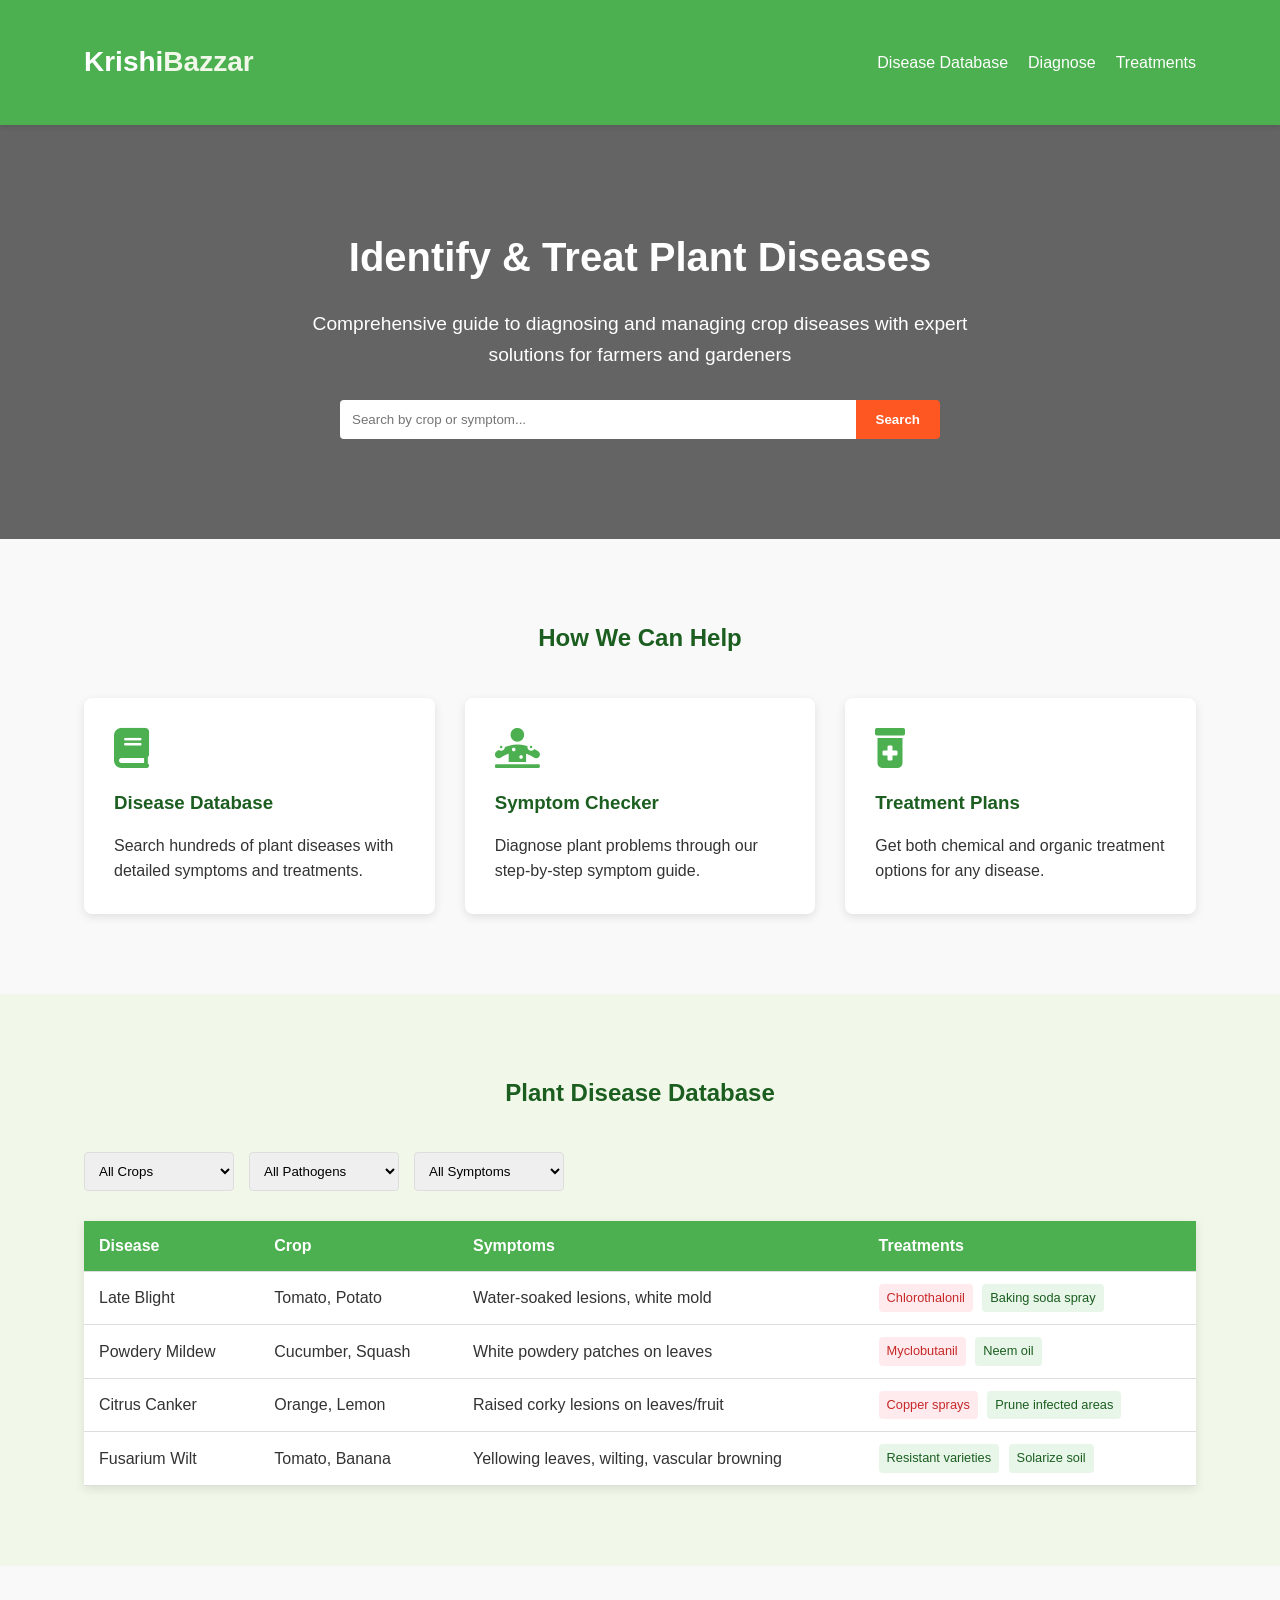
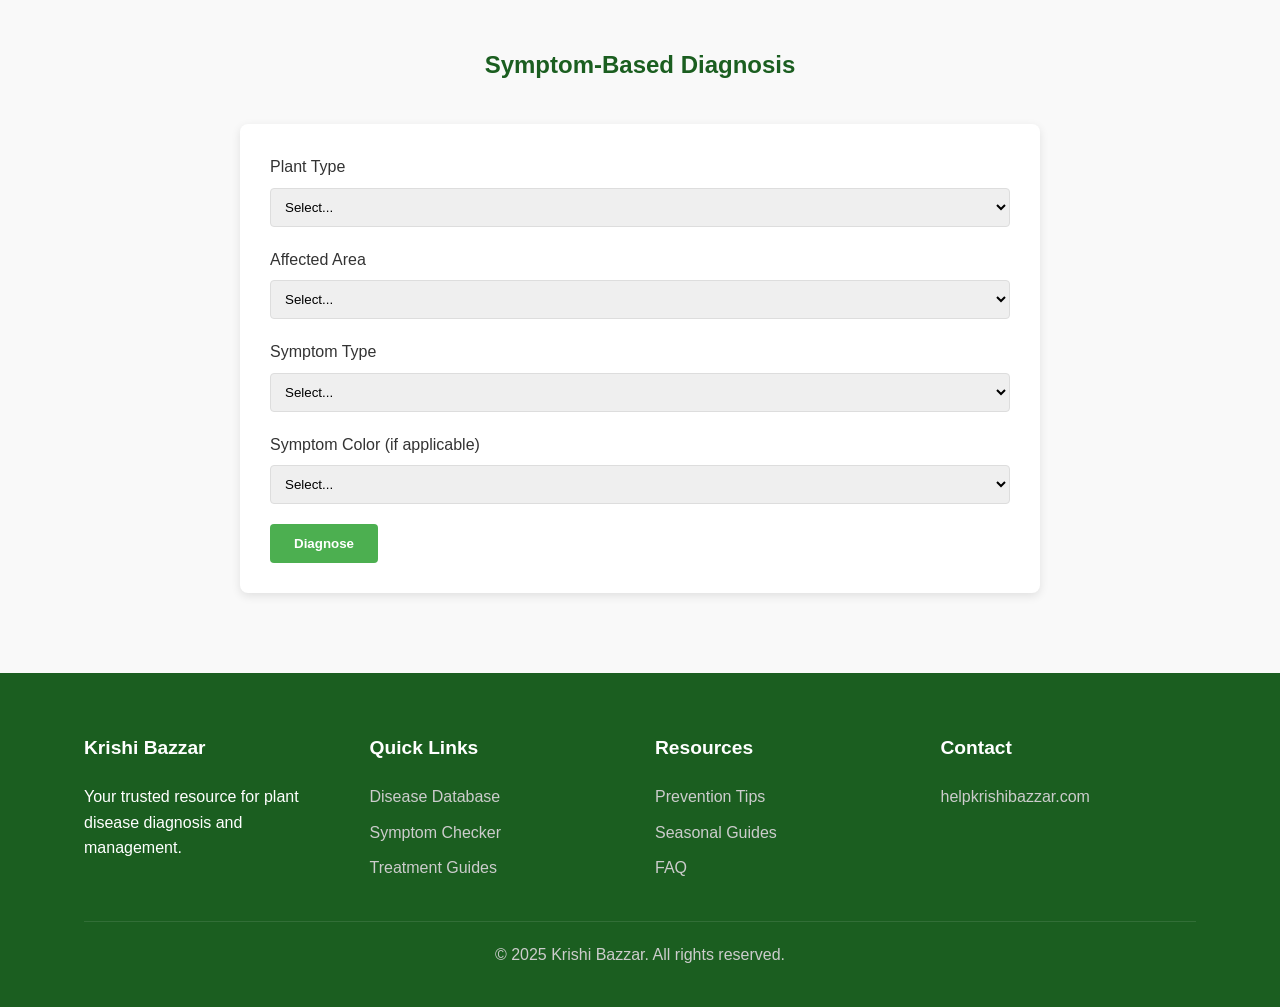
<file: Main_Site/disease.html>
<!DOCTYPE html>
<html lang="en">
<head>
    <meta charset="UTF-8">
    <meta name="viewport" content="width=device-width, initial-scale=1.0">
    <title>PlantMD | Disease Diagnosis & Management</title>
    <style>
        /* Global Styles */
        :root {
            --primary: #4CAF50;
            --secondary: #388E3C;
            --light: #F1F8E9;
            --dark: #1B5E20;
            --alert: #FF5722;
        }
        
        * {
            margin: 0;
            padding: 0;
            box-sizing: border-box;
            font-family: 'Segoe UI', Tahoma, Geneva, Verdana, sans-serif;
        }
        
        body {
            background-color: #f9f9f9;
            color: #333;
            line-height: 1.6;
        }
        
        .container {
            width: 90%;
            max-width: 1200px;
            margin: 0 auto;
            padding: 20px;
        }
        
        /* Header */
        header {
            background-color: var(--primary);
            color: white;
            padding: 20px 0;
            box-shadow: 0 2px 5px rgba(0,0,0,0.1);
        }
        
        .header-content {
            display: flex;
            justify-content: space-between;
            align-items: center;
        }
        
        .logo {
            font-size: 28px;
            font-weight: bold;
        }
        
        .logo span {
            color: var(--light);
        }
        
        nav ul {
            display: flex;
            list-style: none;
        }
        
        nav ul li {
            margin-left: 20px;
        }
        
        nav ul li a {
            color: white;
            text-decoration: none;
            font-weight: 500;
            transition: 0.3s;
        }
        
        nav ul li a:hover {
            color: var(--light);
        }
        
        /* Hero Section */
        .hero {
            background: linear-gradient(rgba(0,0,0,0.6), rgba(0,0,0,0.6)), url('https://images.unsplash.com/photo-1605000797499-95a51c5269ae');
            background-size: cover;
            background-position: center;
            color: white;
            padding: 80px 0;
            text-align: center;
        }
        
        .hero h1 {
            font-size: 2.5rem;
            margin-bottom: 20px;
        }
        
        .hero p {
            font-size: 1.2rem;
            max-width: 700px;
            margin: 0 auto 30px;
        }
        
        .search-box {
            max-width: 600px;
            margin: 0 auto;
            display: flex;
        }
        
        .search-box input {
            flex: 1;
            padding: 12px;
            border: none;
            border-radius: 4px 0 0 4px;
        }
        
        .search-box button {
            padding: 12px 20px;
            background-color: var(--alert);
            color: white;
            border: none;
            border-radius: 0 4px 4px 0;
            cursor: pointer;
            font-weight: bold;
        }
        
        /* Features Section */
        .features {
            padding: 60px 0;
        }
        
        .section-title {
            text-align: center;
            margin-bottom: 40px;
            color: var(--dark);
        }
        
        .features-grid {
            display: grid;
            grid-template-columns: repeat(auto-fit, minmax(300px, 1fr));
            gap: 30px;
        }
        
        .feature-card {
            background: white;
            border-radius: 8px;
            padding: 30px;
            box-shadow: 0 3px 10px rgba(0,0,0,0.1);
            transition: transform 0.3s;
        }
        
        .feature-card:hover {
            transform: translateY(-5px);
        }
        
        .feature-card i {
            font-size: 40px;
            color: var(--primary);
            margin-bottom: 20px;
        }
        
        .feature-card h3 {
            margin-bottom: 15px;
            color: var(--dark);
        }
        
        /* Disease Database */
        .database {
            padding: 60px 0;
            background-color: var(--light);
        }
        
        .filter-options {
            display: flex;
            flex-wrap: wrap;
            gap: 15px;
            margin-bottom: 30px;
        }
        
        .filter-options select {
            padding: 10px;
            border-radius: 4px;
            border: 1px solid #ddd;
            min-width: 150px;
        }
        
        .disease-table {
            width: 100%;
            border-collapse: collapse;
            background: white;
            box-shadow: 0 3px 10px rgba(0,0,0,0.1);
        }
        
        .disease-table th, .disease-table td {
            padding: 12px 15px;
            text-align: left;
            border-bottom: 1px solid #ddd;
        }
        
        .disease-table th {
            background-color: var(--primary);
            color: white;
        }
        
        .disease-table tr:hover {
            background-color: #f5f5f5;
        }
        
        .treatment-tag {
            display: inline-block;
            padding: 4px 8px;
            border-radius: 4px;
            font-size: 0.8rem;
            margin-right: 5px;
        }
        
        .chemical {
            background-color: #FFEBEE;
            color: #C62828;
        }
        
        .organic {
            background-color: #E8F5E9;
            color: var(--dark);
        }
        
        /* Diagnosis Tool */
        .diagnosis-tool {
            padding: 60px 0;
        }
        
        .symptom-checker {
            background: white;
            padding: 30px;
            border-radius: 8px;
            box-shadow: 0 3px 10px rgba(0,0,0,0.1);
            max-width: 800px;
            margin: 0 auto;
        }
        
        .form-group {
            margin-bottom: 20px;
        }
        
        .form-group label {
            display: block;
            margin-bottom: 8px;
            font-weight: 500;
        }
        
        .form-group select, .form-group input {
            width: 100%;
            padding: 10px;
            border: 1px solid #ddd;
            border-radius: 4px;
        }
        
        .btn {
            display: inline-block;
            padding: 12px 24px;
            background-color: var(--primary);
            color: white;
            border: none;
            border-radius: 4px;
            cursor: pointer;
            font-weight: bold;
            transition: 0.3s;
        }
        
        .btn:hover {
            background-color: var(--secondary);
        }
        
        /* Results Section */
        .results {
            display: none;
            background: white;
            padding: 30px;
            border-radius: 8px;
            box-shadow: 0 3px 10px rgba(0,0,0,0.1);
            margin-top: 30px;
        }
        
        .disease-result {
            margin-bottom: 20px;
            padding-bottom: 20px;
            border-bottom: 1px solid #eee;
        }
        
        .disease-result:last-child {
            border-bottom: none;
        }
        
        .match-percentage {
            display: inline-block;
            padding: 3px 8px;
            background-color: var(--primary);
            color: white;
            border-radius: 4px;
            font-size: 0.8rem;
            margin-left: 10px;
        }
        
        /* Footer */
        footer {
            background-color: var(--dark);
            color: white;
            padding: 40px 0 20px;
        }
        
        .footer-content {
            display: grid;
            grid-template-columns: repeat(auto-fit, minmax(200px, 1fr));
            gap: 30px;
            margin-bottom: 30px;
        }
        
        .footer-column h3 {
            margin-bottom: 20px;
            font-size: 1.2rem;
        }
        
        .footer-column ul {
            list-style: none;
        }
        
        .footer-column ul li {
            margin-bottom: 10px;
        }
        
        .footer-column ul li a {
            color: #ccc;
            text-decoration: none;
            transition: 0.3s;
        }
        
        .footer-column ul li a:hover {
            color: white;
        }
        
        .copyright {
            text-align: center;
            padding-top: 20px;
            border-top: 1px solid rgba(255,255,255,0.1);
            color: #ccc;
        }
        
        /* Responsive */
        @media (max-width: 768px) {
            .header-content {
                flex-direction: column;
                text-align: center;
            }
            
            nav ul {
                margin-top: 20px;
                justify-content: center;
            }
            
            .hero h1 {
                font-size: 2rem;
            }
            
            .filter-options {
                flex-direction: column;
            }
            
            .filter-options select {
                width: 100%;
            }
        }
    </style>
    <link rel="stylesheet" href="https://cdnjs.cloudflare.com/ajax/libs/font-awesome/6.0.0-beta3/css/all.min.css">
</head>
<body>
    <!-- Header -->
    <header>
        <div class="container header-content">
            <div class="logo">Krishi<span>Bazzar</span></div>
            <nav>
                <ul>
                    <li><a href="#database">Disease Database</a></li>
                    <li><a href="#diagnose">Diagnose</a></li>
                    <li><a href="https://www.proflowers.com/blog/plant-diseases">Treatments</a></li>
                </ul>
            </nav>
        </div>
    </header>

    <!-- Hero Section -->
    <section class="hero">
        <div class="container">
            <h1>Identify & Treat Plant Diseases</h1>
            <p>Comprehensive guide to diagnosing and managing crop diseases with expert solutions for farmers and gardeners</p>
            <div class="search-box">
                <input type="text" id="mainSearch" placeholder="Search by crop or symptom...">
                <button id="mainSearchBtn">Search</button>
            </div>
        </div>
    </section>

    <!-- Features -->
    <section class="features">
        <div class="container">
            <h2 class="section-title">How We Can Help</h2>
            <div class="features-grid">
                <div class="feature-card">
                    <i class="fas fa-book"></i>
                    <h3>Disease Database</h3>
                    <p>Search hundreds of plant diseases with detailed symptoms and treatments.</p>
                </div>
                <div class="feature-card">
                    <i class="fas fa-diagnoses"></i>
                    <h3>Symptom Checker</h3>
                    <p>Diagnose plant problems through our step-by-step symptom guide.</p>
                </div>
                <div class="feature-card">
                    <i class="fas fa-prescription-bottle-alt"></i>
                    <h3>Treatment Plans</h3>
                    <p>Get both chemical and organic treatment options for any disease.</p>
                </div>
            </div>
        </div>
    </section>

    <!-- Disease Database -->
    <section class="database" id="database">
        <div class="container">
            <h2 class="section-title">Plant Disease Database</h2>
            <div class="filter-options">
                <select id="crop-filter">
                    <option value="">All Crops</option>
                    <option value="tomato">Tomato</option>
                    <option value="potato">Potato</option>
                    <option value="wheat">Wheat</option>
                    <option value="rice">Rice</option>
                    <option value="citrus">Citrus</option>
                </select>
                <select id="pathogen-filter">
                    <option value="">All Pathogens</option>
                    <option value="fungal">Fungal</option>
                    <option value="bacterial">Bacterial</option>
                    <option value="viral">Viral</option>
                </select>
                <select id="symptom-filter">
                    <option value="">All Symptoms</option>
                    <option value="spots">Spots</option>
                    <option value="wilting">Wilting</option>
                    <option value="mold">Mold</option>
                </select>
            </div>
            <table class="disease-table">
                <thead>
                    <tr>
                        <th>Disease</th>
                        <th>Crop</th>
                        <th>Symptoms</th>
                        <th>Treatments</th>
                    </tr>
                </thead>
                <tbody id="diseaseTableBody">
                    <tr>
                        <td>Late Blight</td>
                        <td>Tomato, Potato</td>
                        <td>Water-soaked lesions, white mold</td>
                        <td>
                            <span class="treatment-tag chemical">Chlorothalonil</span>
                            <span class="treatment-tag organic">Baking soda spray</span>
                        </td>
                    </tr>
                    <tr>
                        <td>Powdery Mildew</td>
                        <td>Cucumber, Squash</td>
                        <td>White powdery patches on leaves</td>
                        <td>
                            <span class="treatment-tag chemical">Myclobutanil</span>
                            <span class="treatment-tag organic">Neem oil</span>
                        </td>
                    </tr>
                    <tr>
                        <td>Citrus Canker</td>
                        <td>Orange, Lemon</td>
                        <td>Raised corky lesions on leaves/fruit</td>
                        <td>
                            <span class="treatment-tag chemical">Copper sprays</span>
                            <span class="treatment-tag organic">Prune infected areas</span>
                        </td>
                    </tr>
                    <tr>
                        <td>Fusarium Wilt</td>
                        <td>Tomato, Banana</td>
                        <td>Yellowing leaves, wilting, vascular browning</td>
                        <td>
                            <span class="treatment-tag organic">Resistant varieties</span>
                            <span class="treatment-tag organic">Solarize soil</span>
                        </td>
                    </tr>
                </tbody>
            </table>
        </div>
    </section>

    <!-- Diagnosis Tool -->
    <section class="diagnosis-tool" id="diagnose">
        <div class="container">
            <h2 class="section-title">Symptom-Based Diagnosis</h2>
            <div class="symptom-checker">
                <div class="form-group">
                    <label for="plant-type">Plant Type</label>
                    <select id="plant-type">
                        <option value="">Select...</option>
                        <option value="vegetable">Vegetable</option>
                        <option value="fruit">Fruit</option>
                        <option value="cereal">Cereal</option>
                        <option value="ornamental">Ornamental</option>
                    </select>
                </div>
                <div class="form-group">
                    <label for="symptom-location">Affected Area</label>
                    <select id="symptom-location">
                        <option value="">Select...</option>
                        <option value="leaves">Leaves</option>
                        <option value="stems">Stems</option>
                        <option value="roots">Roots</option>
                        <option value="fruit">Fruit</option>
                    </select>
                </div>
                <div class="form-group">
                    <label for="symptom-type">Symptom Type</label>
                    <select id="symptom-type">
                        <option value="">Select...</option>
                        <option value="spots">Spots/Lesions</option>
                        <option value="discoloration">Discoloration</option>
                        <option value="wilting">Wilting</option>
                        <option value="growth">Stunted Growth</option>
                        <option value="mold">Mold/Fuzz</option>
                    </select>
                </div>
                <div class="form-group">
                    <label for="symptom-color">Symptom Color (if applicable)</label>
                    <select id="symptom-color">
                        <option value="">Select...</option>
                        <option value="white">White</option>
                        <option value="yellow">Yellow</option>
                        <option value="brown">Brown</option>
                        <option value="black">Black</option>
                    </select>
                </div>
                <button class="btn" id="diagnoseBtn">Diagnose</button>
            </div>
            
            <div class="results" id="results">
                <h3>Possible Matches</h3>
                <div class="disease-result">
                    <h4>Late Blight <span class="match-percentage">85% match</span></h4>
                    <p><strong>Crops:</strong> Tomato, Potato</p>
                    <p><strong>Symptoms:</strong> Water-soaked lesions that turn brown, white mold on underside of leaves in humid conditions</p>
                    <div class="treatments">
                        <p><strong>Treatments:</strong></p>
                        <span class="treatment-tag chemical">Chlorothalonil</span>
                        <span class="treatment-tag organic">Baking soda spray</span>
                        <span class="treatment-tag organic">Copper fungicide</span>
                    </div>
                </div>
                <div class="disease-result">
                    <h4>Early Blight <span class="match-percentage">72% match</span></h4>
                    <p><strong>Crops:</strong> Tomato, Potato</p>
                    <p><strong>Symptoms:</strong> Dark brown spots with concentric rings, yellow halos</p>
                    <div class="treatments">
                        <p><strong>Treatments:</strong></p>
                        <span class="treatment-tag chemical">Mancozeb</span>
                        <span class="treatment-tag organic">Compost tea</span>
                    </div>
                </div>
            </div>
        </div>
    </section>

    <!-- Footer -->
    <footer>
        <div class="container">
            <div class="footer-content">
                <div class="footer-column">
                    <h3>Krishi Bazzar</h3>
                    <p>Your trusted resource for plant disease diagnosis and management.</p>
                </div>
                <div class="footer-column">
                    <h3>Quick Links</h3>
                    <ul>
                        <li><a href="#database">Disease Database</a></li>
                        <li><a href="#diagnose">Symptom Checker</a></li>
                        <li><a href="#">Treatment Guides</a></li>
                    </ul>
                </div>
                <div class="footer-column">
                    <h3>Resources</h3>
                    <ul>
                        <li><a href="#">Prevention Tips</a></li>
                        <li><a href="#">Seasonal Guides</a></li>
                        <li><a href="#">FAQ</a></li>
                    </ul>
                </div>
                <div class="footer-column">
                    <h3>Contact</h3>
                    <ul>
                        <li><a href="">helpkrishibazzar.com</a></li>
                    </ul>
                </div>
            </div>
            <div class="copyright">
                <p>&copy; 2025 Krishi Bazzar. All rights reserved.</p>
            </div>
        </div>
    </footer>

    <script>
        // Wait for DOM to be fully loaded
        document.addEventListener('DOMContentLoaded', function() {
            // Get all disease rows
            const diseaseRows = document.querySelectorAll('#diseaseTableBody tr');
            
            // Main search functionality
            const mainSearch = document.getElementById('mainSearch');
            const mainSearchBtn = document.getElementById('mainSearchBtn');
            
            function performMainSearch() {
                const searchTerm = mainSearch.value.trim().toLowerCase();
                
                diseaseRows.forEach(row => {
                    const diseaseName = row.cells[0].textContent.toLowerCase();
                    const crop = row.cells[1].textContent.toLowerCase();
                    const symptoms = row.cells[2].textContent.toLowerCase();
                    
                    if (diseaseName.includes(searchTerm) || 
                        crop.includes(searchTerm) || 
                        symptoms.includes(searchTerm)) {
                        row.style.display = '';
                    } else {
                        row.style.display = 'none';
                    }
                });
            }
            
            mainSearchBtn.addEventListener('click', performMainSearch);
            mainSearch.addEventListener('keyup', function(e) {
                if (e.key === 'Enter') {
                    performMainSearch();
                }
            });
            
            // Dropdown filters
            const cropFilter = document.getElementById('crop-filter');
            const pathogenFilter = document.getElementById('pathogen-filter');
            const symptomFilter = document.getElementById('symptom-filter');
            
            function filterByDropdowns() {
                const cropValue = cropFilter.value.toLowerCase();
                const pathogenValue = pathogenFilter.value.toLowerCase();
                const symptomValue = symptomFilter.value.toLowerCase();
                
                diseaseRows.forEach(row => {
                    const rowCrop = row.cells[1].textContent.toLowerCase();
                    const rowSymptoms = row.cells[2].textContent.toLowerCase();
                    const rowTreatments = row.cells[3].textContent.toLowerCase();
                    
                    // Check all filters
                    const cropMatch = !cropValue || rowCrop.includes(cropValue);
                    const pathogenMatch = !pathogenValue || 
                        (pathogenValue === 'fungal' && rowTreatments.includes('fungicide')) ||
                        (pathogenValue === 'bacterial' && rowTreatments.includes('bactericide')) ||
                        (pathogenValue === 'viral' && rowTreatments.includes('virus'));
                    const symptomMatch = !symptomValue || rowSymptoms.includes(symptomValue);
                    
                    if (cropMatch && pathogenMatch && symptomMatch) {
                        row.style.display = '';
                    } else {
                        row.style.display = 'none';
                    }
                });
            }
            
            cropFilter.addEventListener('change', filterByDropdowns);
            pathogenFilter.addEventListener('change', filterByDropdowns);
            symptomFilter.addEventListener('change', filterByDropdowns);
            
            // Diagnosis button
            document.getElementById('diagnoseBtn').addEventListener('click', function() {
                const plantType = document.getElementById('plant-type').value;
                const symptomLocation = document.getElementById('symptom-location').value;
                const symptomType = document.getElementById('symptom-type').value;
                
                if (!plantType || !symptomLocation || !symptomType) {
                    alert('Please fill all required fields');
                    return;
                }
                
                document.getElementById('results').style.display = 'block';
                document.getElementById('results').scrollIntoView({ behavior: 'smooth' });
            });
        });
    </script>
</body>
</html>
</file>
